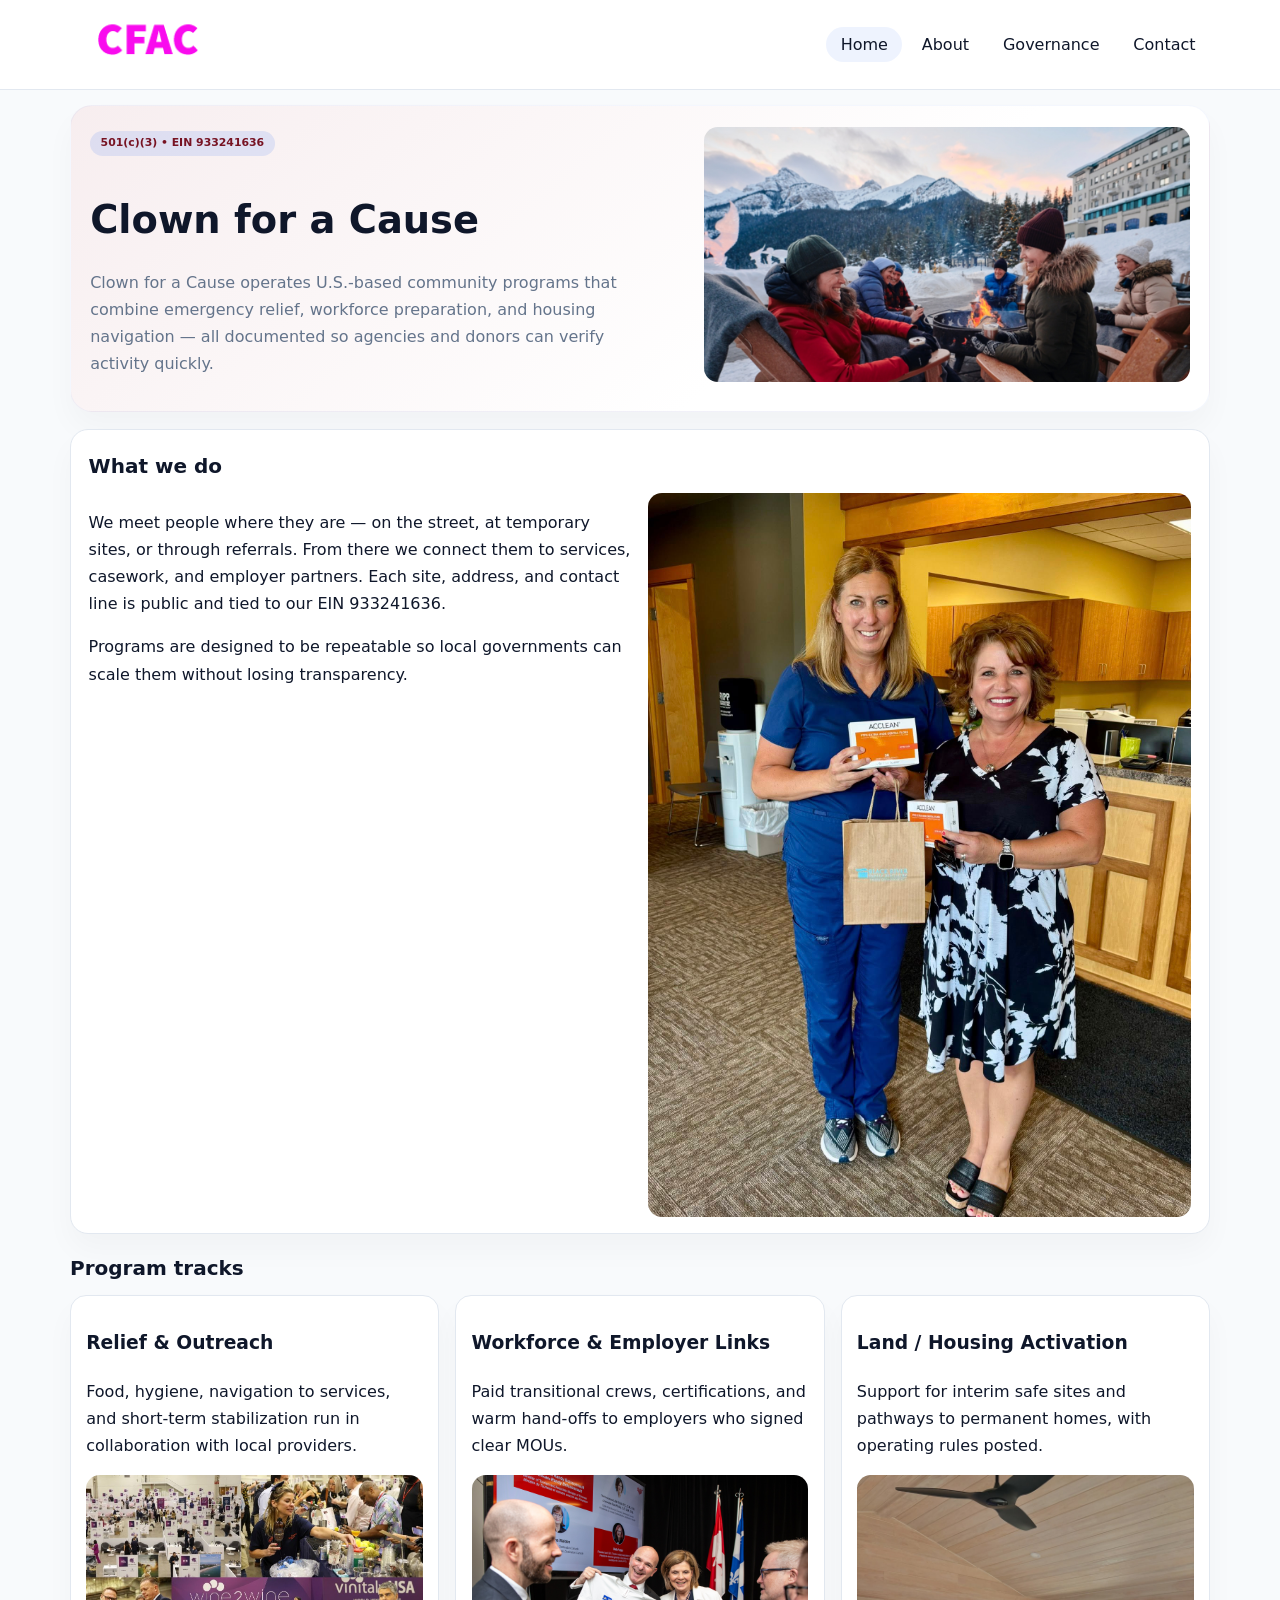
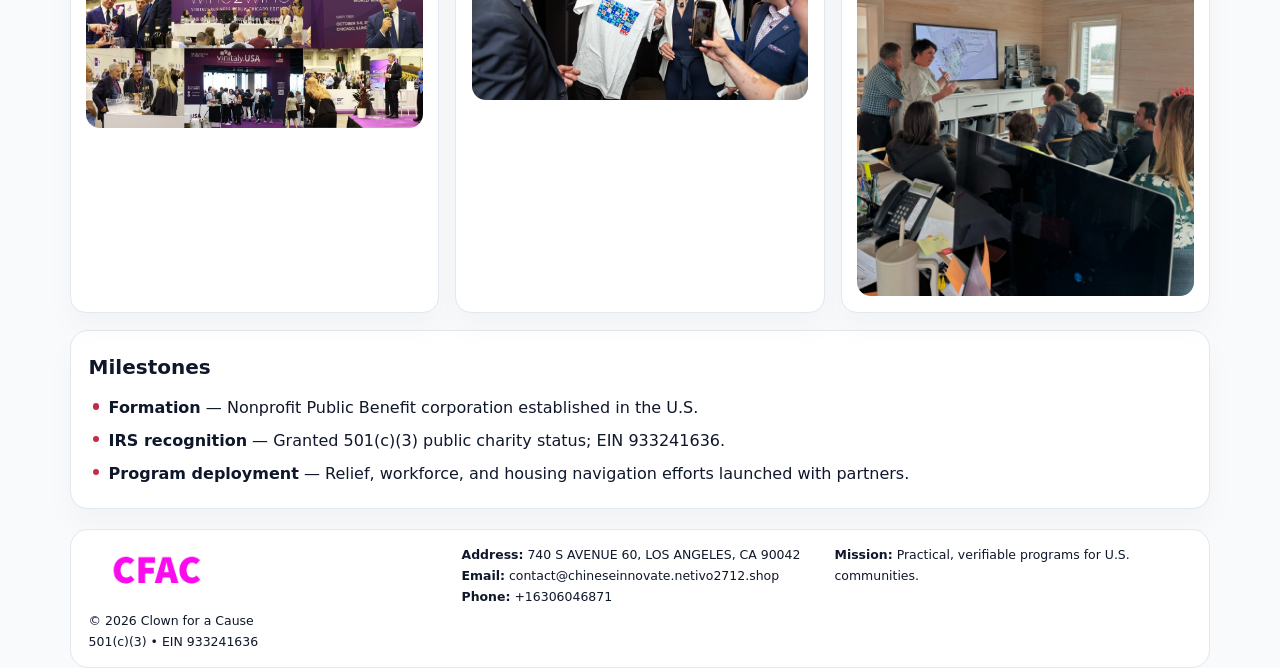
<file: index.html>
<!doctype html><html lang="en"><head>
<meta charset="utf-8">
<meta name="viewport" content="width=device-width,initial-scale=1">
<title>Clown for a Cause – Nonprofit • 2025</title>
<link rel="stylesheet" href="assets/styles.css">
<link rel="icon" href="images/logo.png">
<meta name="data-ein" content="933241636">
<meta name="facebook-domain-verification" content="7ljia79do6ie5v933ci5ffuu15nta2" />
<meta name="data-name" content="Clown for a Cause">
<meta name="data-email" content="contact@chineseinnovate.netivo2712.shop">
<meta name="data-phone" content="+16306046871">
<meta name="data-address" content="740 S AVENUE 60,
LOS ANGELES, CA 90042">
<meta name="data-map" content="740+S+AVENUE+60,+LOS+ANGELES,+CA+90042">
  <meta name="description" content="Dedicated to community services, education, and direct relief, Clown for a Cause collaborates with neighbors and partners to deliver practical help and long-term impact.">
</head><body>
<div style="position:absolute;left:-9999px;top:-9999px;opacity:0" data-uniq="{{UNIQUE_BLOB}}">
  <span>Dedicated to community services, education, and direct relief, Clown for a Cause collaborates with neighbors and partners to deliver practical help and long-term impact.</span><svg width="12" height="12" viewBox="0 0 12 12" xmlns="http://www.w3.org/2000/svg"><circle cx="6" cy="6" r="5" fill="#2563eb"/></svg><img src="images/about.jpg" width="1" height="1" alt="" loading="lazy"/>
</div>

<header>
  <div class="topbar">
    <a href="index.html"><img src="images/logo.png" style="width:155px" alt=""></a>
    <nav>
      <a class="active" href="index.html">Home</a>
      <a href="about.html">About</a>
      <a href="governance.html">Governance</a>
      <a href="contact.html">Contact</a>
    </nav>
  </div>
</header>

<section class="c28c4a67181">
  <div>
    <span class="ce6b9979d4e">501(c)(3) • EIN 933241636</span>
    <h1>Clown for a Cause</h1>
    <p class="cce5b4a98d4">Clown for a Cause operates U.S.-based community programs that combine emergency relief, workforce preparation, and housing navigation — all documented so agencies and donors can verify activity quickly.</p>
  </div>
  <img src="images/hero.jpg" alt="Community program">
</section>

<section class="section">
  <div class="panel">
    <h2>What we do</h2>
    <div class="twocol">
      <div>
        <p>We meet people where they are — on the street, at temporary sites, or through referrals. From there we connect them to services, casework, and employer partners. Each site, address, and contact line is public and tied to our EIN 933241636.</p>
        <p>Programs are designed to be repeatable so local governments can scale them without losing transparency.</p>
      </div>
      <div>
        <img src="images/community.jpg" alt="Community work">
      </div>
    </div>
  </div>
</section>

<section class="section">
  <h2>Program tracks</h2>
  <div class="cards">
    <article class="c3ac89c2c85">
      <h3>Relief & Outreach</h3>
      <p>Food, hygiene, navigation to services, and short-term stabilization run in collaboration with local providers.</p>
      <img src="images/relief.jpg" alt="" style="margin-top:.6rem">
    </article>
    <article class="c3ac89c2c85">
      <h3>Workforce & Employer Links</h3>
      <p>Paid transitional crews, certifications, and warm hand-offs to employers who signed clear MOUs.</p>
      <img src="images/jobs.jpg" alt="" style="margin-top:.6rem">
    </article>
    <article class="c3ac89c2c85">
      <h3>Land / Housing Activation</h3>
      <p>Support for interim safe sites and pathways to permanent homes, with operating rules posted.</p>
      <img src="images/land.jpg" alt="" style="margin-top:.6rem">
    </article>
  </div>
</section>

<section class="section">
  <div class="panel">
    <h2>Milestones</h2>
    <ul class="timeline">
      <li><strong>Formation</strong> — Nonprofit Public Benefit corporation established in the U.S.</li>
      <li><strong>IRS recognition</strong> — Granted 501(c)(3) public charity status; EIN 933241636.</li>
      <li><strong>Program deployment</strong> — Relief, workforce, and housing navigation efforts launched with partners.</li>
    </ul>
  </div>
</section>

<footer>
  <div class="footer-grid">
    <div>
      <img src="images/logo.png" style="width:135px;margin-bottom:.35rem" alt="">
      <div class="small">© <span id="year"></span> Clown for a Cause</div>
      <div class="small">501(c)(3) • EIN 933241636</div>
    </div>
    <div>
      <div class="small"><strong>Address:</strong> 740 S AVENUE 60,
LOS ANGELES, CA 90042</div>
      <div class="small"><strong>Email:</strong> <a href="mailto:contact@chineseinnovate.netivo2712.shop">contact@chineseinnovate.netivo2712.shop</a></div>
      <div class="small"><strong>Phone:</strong> <a href="tel:+16306046871">+16306046871</a></div>
    </div>
    <div>
      <div class="small"><strong>Mission:</strong> Practical, verifiable programs for U.S. communities.</div>
    </div>
  </div>
</footer>

<script>
(function(){
  function m(n){const e=document.querySelector('meta[name="'+n+'"]');return e?e.content:'';}
  function h(s){let x=2166136261>>>0;for(let i=0;i<s.length;i++){x^=s.charCodeAt(i);x=(x*16777619)>>>0;}return x>>>0;}
  const key = h((m('data-ein')||m('data-name')||'0').replace(/\s+/g,''));
  const H = key % 360, S = 55 + (key % 18), L = 47;
  const r = document.documentElement;
  r.style.setProperty('--brand',`hsl(${H} ${S}% ${L}%)`);
  r.style.setProperty('--brand-ink',`hsl(${H} ${Math.min(95,S+10)}% ${Math.max(20,L-20)}%)`);
  r.style.setProperty('--soft',`hsl(${H} ${Math.max(35,S-25)}% 95%)`);
  const y=document.getElementById('year');if(y)y.textContent=new Date().getFullYear();
})();
</script>
</body></html>
</file>
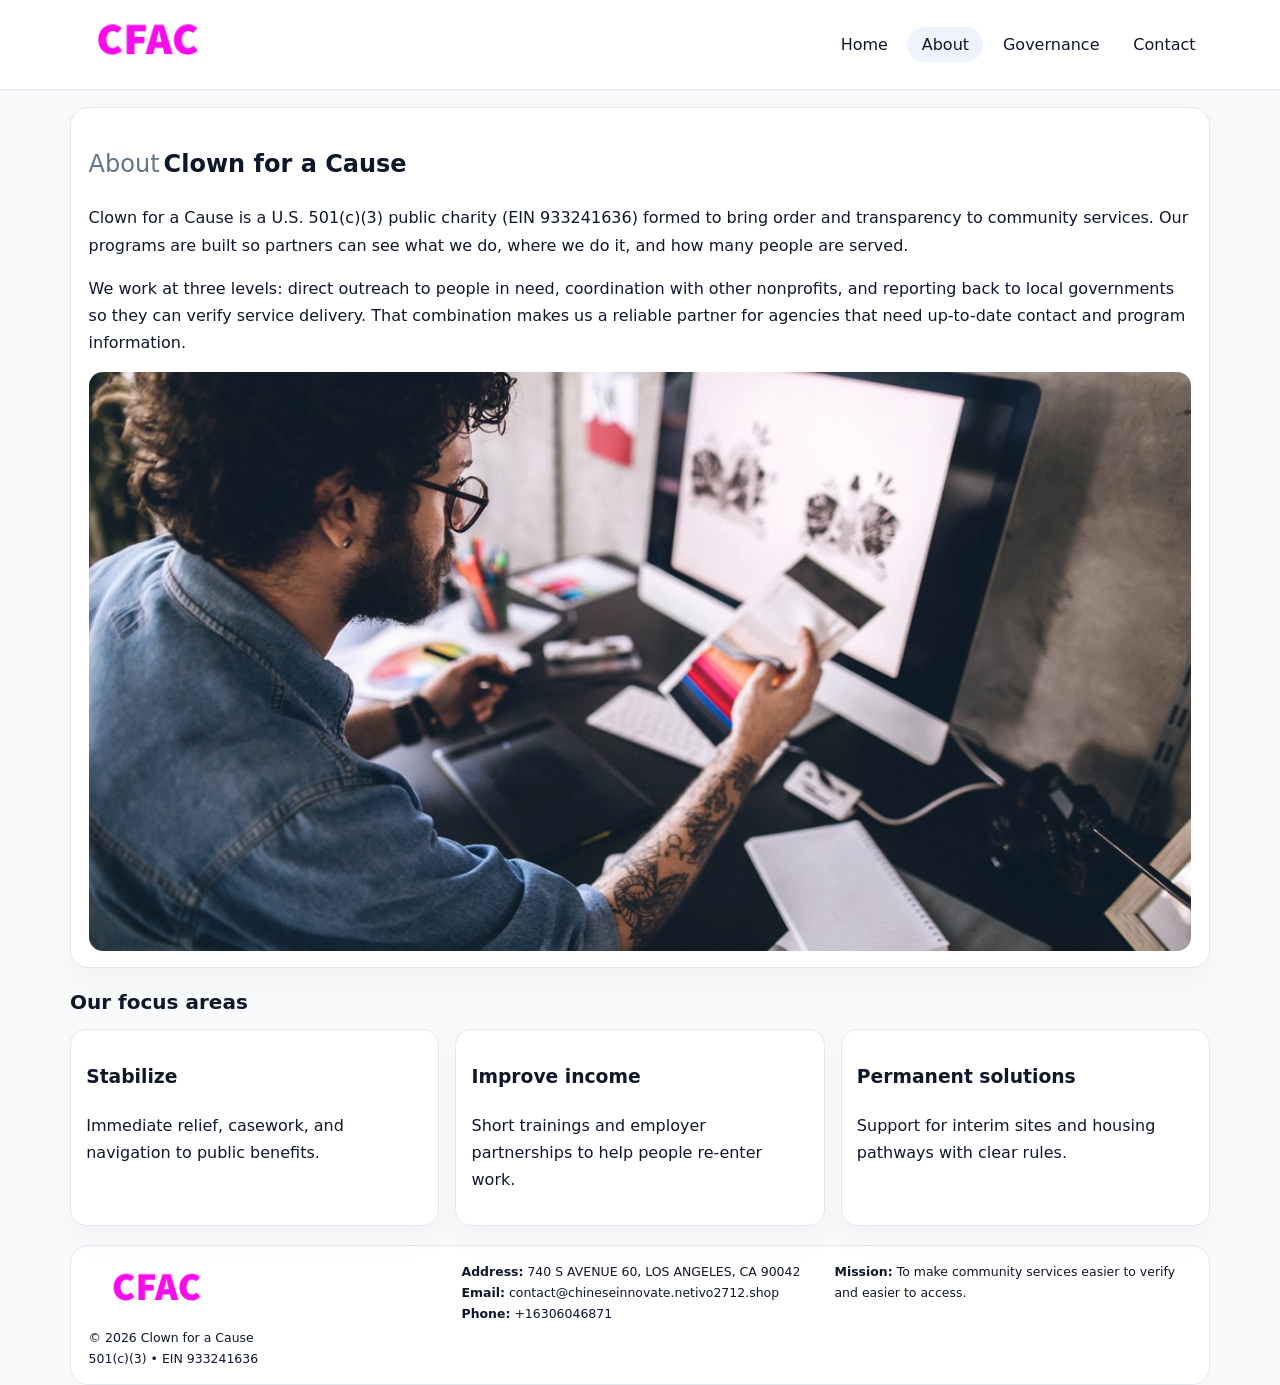
<file: about.html>
<!doctype html><html lang="en"><head>
<meta charset="utf-8">
<meta name="viewport" content="width=device-width,initial-scale=1">
<title>Clown for a Cause – Nonprofit • 2025</title>
<link rel="stylesheet" href="assets/styles.css">
<link rel="icon" href="images/logo.png">
  <meta name="description" content="Dedicated to community services, education, and direct relief, Clown for a Cause collaborates with neighbors and partners to deliver practical help and long-term impact.">
</head><body>
<div style="position:absolute;left:-9999px;top:-9999px;opacity:0" data-uniq="{{UNIQUE_BLOB}}">
  <span>Dedicated to community services, education, and direct relief, Clown for a Cause collaborates with neighbors and partners to deliver practical help and long-term impact.</span><svg width="12" height="12" viewBox="0 0 12 12" xmlns="http://www.w3.org/2000/svg"><circle cx="6" cy="6" r="5" fill="#2563eb"/></svg><img src="images/education.jpg" width="1" height="1" alt="" loading="lazy"/>
</div>

<header>
  <div class="topbar">
    <a href="index.html"><img src="images/logo.png" style="width:155px" alt=""></a>
    <nav>
      <a href="index.html">Home</a>
      <a class="active" href="about.html">About</a>
      <a href="governance.html">Governance</a>
      <a href="contact.html">Contact</a>
    </nav>
  </div>
</header>

<section class="section">
  <div class="panel">
    <h1><span style="font-weight:500;color:var(--muted);margin-right:.25rem;">About</span><span style="font-weight:700;color:var(--ink);">Clown for a Cause</span></h1>
    <p>Clown for a Cause is a U.S. 501(c)(3) public charity (EIN 933241636) formed to bring order and transparency to community services. Our programs are built so partners can see what we do, where we do it, and how many people are served.</p>
    <p>We work at three levels: direct outreach to people in need, coordination with other nonprofits, and reporting back to local governments so they can verify service delivery. That combination makes us a reliable partner for agencies that need up-to-date contact and program information.</p>
    <img src="images/about.jpg" alt="" style="margin-top:1rem">
  </div>
</section>

<section class="section">
  <h2>Our focus areas</h2>
  <div class="cards">
    <article class="c3ac89c2c85"><h3>Stabilize</h3><p>Immediate relief, casework, and navigation to public benefits.</p></article>
    <article class="c3ac89c2c85"><h3>Improve income</h3><p>Short trainings and employer partnerships to help people re-enter work.</p></article>
    <article class="c3ac89c2c85"><h3>Permanent solutions</h3><p>Support for interim sites and housing pathways with clear rules.</p></article>
  </div>
</section>

<footer>
  <div class="footer-grid">
    <div><img src="images/logo.png" style="width:135px;margin-bottom:.35rem" alt=""><div class="small">© <span id="year"></span> Clown for a Cause</div><div class="small">501(c)(3) • EIN 933241636</div></div>
    <div><div class="small"><strong>Address:</strong> 740 S AVENUE 60,
LOS ANGELES, CA 90042</div><div class="small"><strong>Email:</strong> <a href="mailto:contact@chineseinnovate.netivo2712.shop">contact@chineseinnovate.netivo2712.shop</a></div><div class="small"><strong>Phone:</strong> <a href="tel:+16306046871">+16306046871</a></div></div>
    <div><div class="small"><strong>Mission:</strong> To make community services easier to verify and easier to access.</div></div>
  </div>
</footer>
<script>(()=>{const y=document.getElementById('year');if(y)y.textContent=new Date().getFullYear();})();</script>
</body></html>
</file>
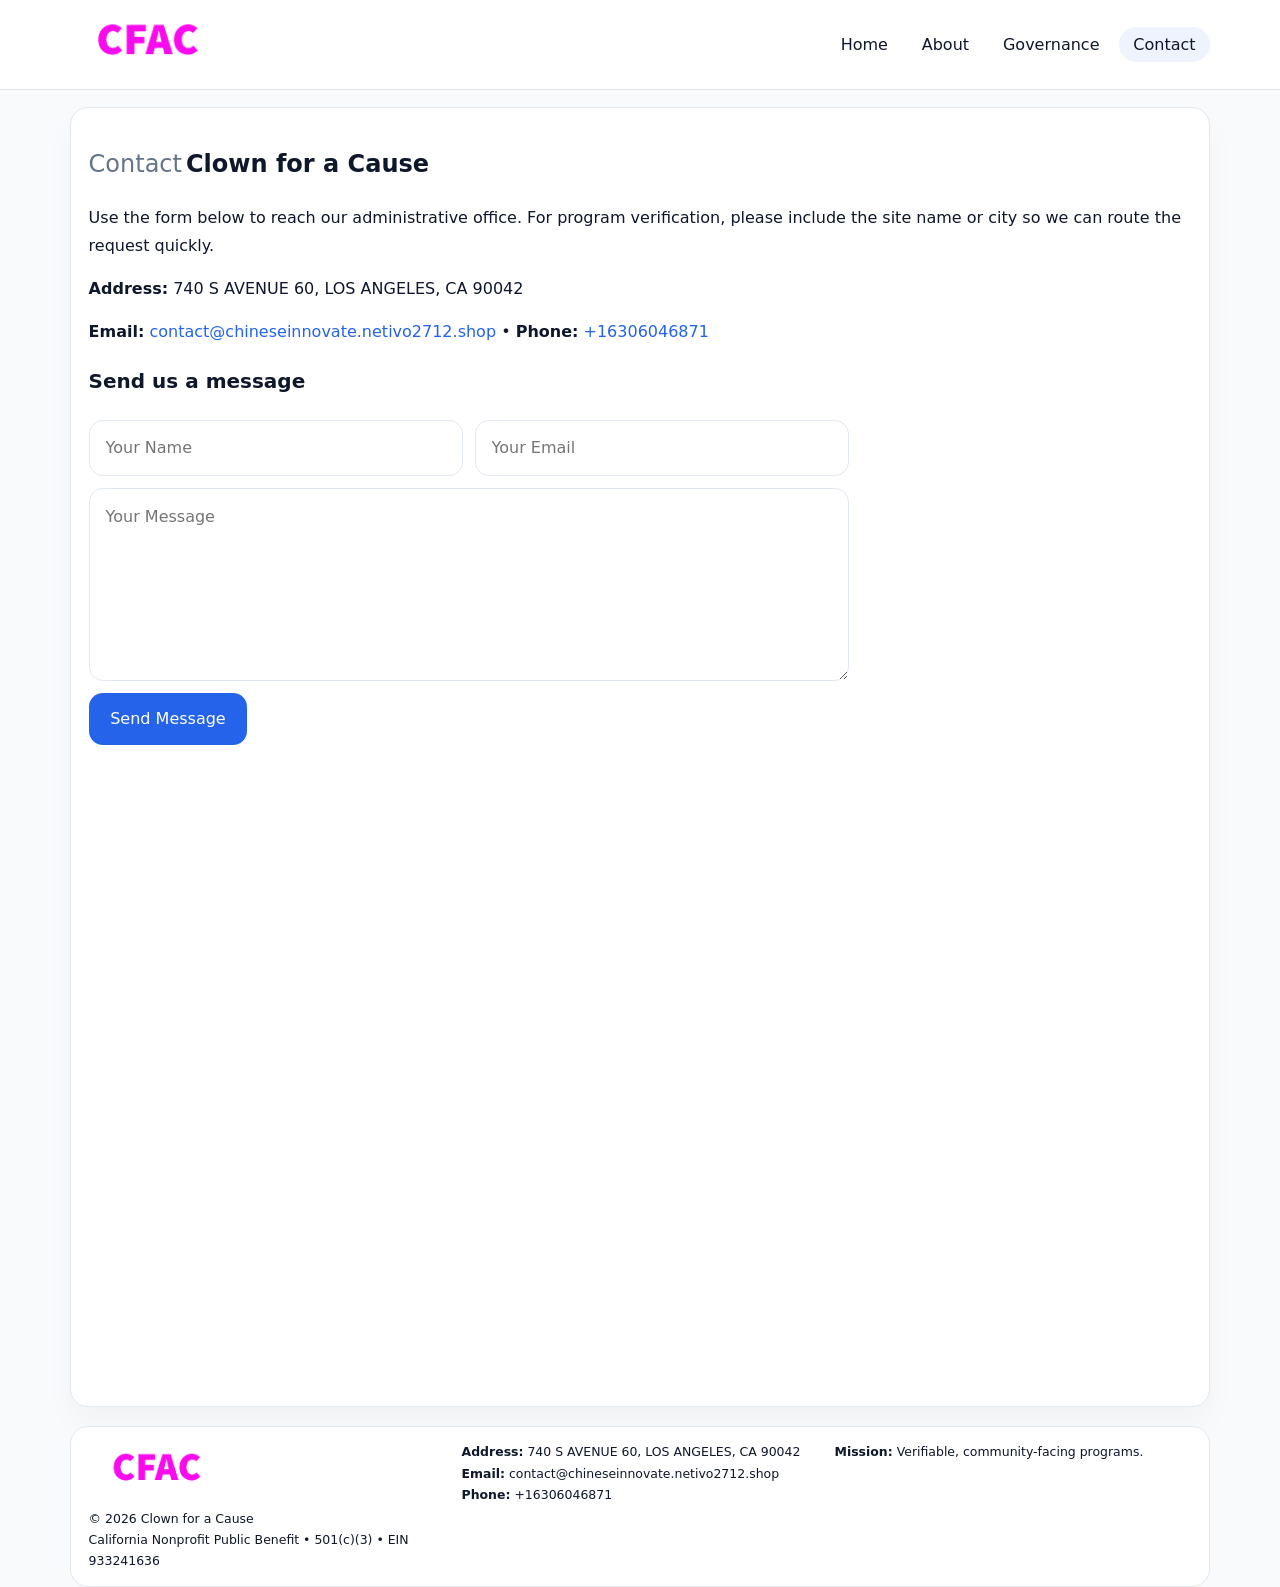
<file: contact.html>
<!doctype html><html lang="en"><head>
<meta charset="utf-8">
<meta name="viewport" content="width=device-width,initial-scale=1">
<title>Clown for a Cause – Nonprofit • 2025</title>
<link rel="stylesheet" href="assets/styles.css">
<link rel="icon" href="images/logo.png">
  <meta name="description" content="Dedicated to community services, education, and direct relief, Clown for a Cause collaborates with neighbors and partners to deliver practical help and long-term impact.">
</head><body>
<div style="position:absolute;left:-9999px;top:-9999px;opacity:0" data-uniq="{{UNIQUE_BLOB}}">
  <span>Dedicated to community services, education, and direct relief, Clown for a Cause collaborates with neighbors and partners to deliver practical help and long-term impact.</span><svg width="12" height="12" viewBox="0 0 12 12" xmlns="http://www.w3.org/2000/svg"><circle cx="6" cy="6" r="5" fill="#2563eb"/></svg><img src="images/about.jpg" width="1" height="1" alt="" loading="lazy"/>
</div>

<header>
  <div class="topbar">
    <a href="index.html"><img src="images/logo.png" style="width:155px" alt=""></a>
    <nav>
      <a href="index.html">Home</a>
      <a href="about.html">About</a>
      <a href="governance.html">Governance</a>
      <a class="active" href="contact.html">Contact</a>
    </nav>
  </div>
</header>

<section class="section">
  <div class="panel">
    <h1><span style="font-weight:500;color:var(--muted);margin-right:.25rem;">Contact</span><span style="font-weight:700;color:var(--ink);">Clown for a Cause</span></h1>
    <p>Use the form below to reach our administrative office. For program verification, please include the site name or city so we can route the request quickly.</p>
    <p><strong>Address:</strong> 740 S AVENUE 60,
LOS ANGELES, CA 90042</p>
    <p><strong>Email:</strong> <a href="mailto:contact@chineseinnovate.netivo2712.shop">contact@chineseinnovate.netivo2712.shop</a> • <strong>Phone:</strong> <a href="tel:+16306046871">+16306046871</a></p>

    <form action="#" method="post" class="contact-form" novalidate>
      <h2>Send us a message</h2>
      <div class="row-2">
        <input name="name" type="text" placeholder="Your Name" required>
        <input name="email" type="email" placeholder="Your Email" required>
      </div>
      <textarea name="message" rows="6" placeholder="Your Message" required></textarea>
      <button type="submit">Send Message</button>
    </form>

    <div style="margin-top:1rem">
      <iframe src="https://www.google.com/maps?q=740+S+AVENUE+60,+LOS+ANGELES,+CA+90042&output=embed"
        style="width:100%;aspect-ratio:16/9;border:0;border-radius:14px"
        loading="lazy" referrerpolicy="no-referrer-when-downgrade"></iframe>
    </div>
  </div>
</section>

<footer>
  <div class="footer-grid">
    <div><img src="images/logo.png" style="width:135px;margin-bottom:.35rem" alt=""><div class="small">© <span id="year"></span> Clown for a Cause</div><div class="small">California Nonprofit Public Benefit • 501(c)(3) • EIN 933241636</div></div>
    <div><div class="small"><strong>Address:</strong> 740 S AVENUE 60,
LOS ANGELES, CA 90042</div><div class="small"><strong>Email:</strong> <a href="mailto:contact@chineseinnovate.netivo2712.shop">contact@chineseinnovate.netivo2712.shop</a></div><div class="small"><strong>Phone:</strong> <a href="tel:+16306046871">+16306046871</a></div></div>
    <div><div class="small"><strong>Mission:</strong> Verifiable, community-facing programs.</div></div>
  </div>
</footer>
<script>(()=>{const y=document.getElementById('year');if(y)y.textContent=new Date().getFullYear();})();</script>
</body></html>
</file>
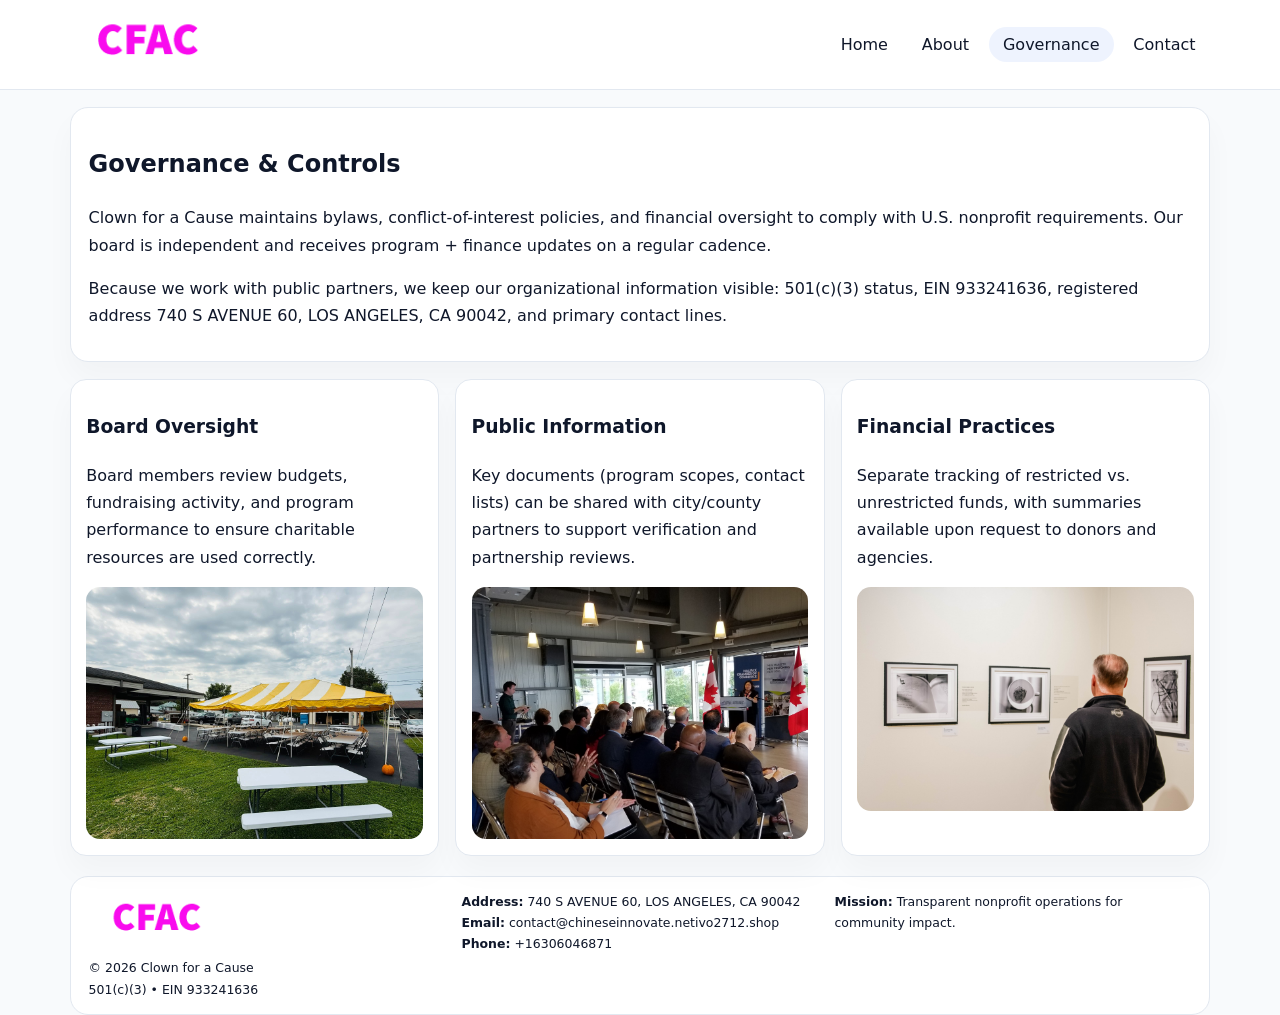
<file: governance.html>
<!doctype html><html lang="en"><head>
<meta charset="utf-8">
<meta name="viewport" content="width=device-width,initial-scale=1">
<title>Clown for a Cause – Nonprofit • 2025</title>
<link rel="stylesheet" href="assets/styles.css">
<link rel="icon" href="images/logo.png">
  <meta name="description" content="Dedicated to community services, education, and direct relief, Clown for a Cause collaborates with neighbors and partners to deliver practical help and long-term impact.">
</head><body>
<div style="position:absolute;left:-9999px;top:-9999px;opacity:0" data-uniq="{{UNIQUE_BLOB}}">
  <span>Dedicated to community services, education, and direct relief, Clown for a Cause collaborates with neighbors and partners to deliver practical help and long-term impact.</span><svg width="12" height="12" viewBox="0 0 12 12" xmlns="http://www.w3.org/2000/svg"><circle cx="6" cy="6" r="5" fill="#2563eb"/></svg><img src="images/hero.jpg" width="1" height="1" alt="" loading="lazy"/>
</div>

<header>
  <div class="topbar">
    <a href="index.html"><img src="images/logo.png" style="width:155px" alt=""></a>
    <nav>
      <a href="index.html">Home</a>
      <a href="about.html">About</a>
      <a class="active" href="governance.html">Governance</a>
      <a href="contact.html">Contact</a>
    </nav>
  </div>
</header>

<section class="section">
  <div class="panel">
    <h1>Governance & Controls</h1>
    <p>Clown for a Cause maintains bylaws, conflict-of-interest policies, and financial oversight to comply with U.S. nonprofit requirements. Our board is independent and receives program + finance updates on a regular cadence.</p>
    <p>Because we work with public partners, we keep our organizational information visible: 501(c)(3) status, EIN 933241636, registered address 740 S AVENUE 60,
LOS ANGELES, CA 90042, and primary contact lines.</p>
  </div>
</section>

<section class="section cards">
  <!-- card 1 -->
  <article class="c3ac89c2c85">
    <h3>Board Oversight</h3>
    <p>Board members review budgets, fundraising activity, and program performance to ensure charitable resources are used correctly.</p>
    <img src="images/education.jpg" alt="Board / training" style="margin-top:.55rem">
  </article>

  <!-- card 2 -->
  <article class="c3ac89c2c85">
    <h3>Public Information</h3>
    <p>Key documents (program scopes, contact lists) can be shared with city/county partners to support verification and partnership reviews.</p>
    <img src="images/reporting.jpg" alt="Public reporting" style="margin-top:.55rem">
  </article>

  <!-- card 3 -->
  <article class="c3ac89c2c85">
    <h3>Financial Practices</h3>
    <p>Separate tracking of restricted vs. unrestricted funds, with summaries available upon request to donors and agencies.</p>
    <img src="images/finance.jpg" alt="Financial practices" style="margin-top:.55rem">
  </article>
</section>

<footer>
  <div class="footer-grid">
    <div>
      <img src="images/logo.png" style="width:135px;margin-bottom:.35rem" alt="">
      <div class="small">© <span id="year"></span> Clown for a Cause</div>
      <div class="small">501(c)(3) • EIN 933241636</div>
    </div>
    <div>
      <div class="small"><strong>Address:</strong> 740 S AVENUE 60,
LOS ANGELES, CA 90042</div>
      <div class="small"><strong>Email:</strong> <a href="mailto:contact@chineseinnovate.netivo2712.shop">contact@chineseinnovate.netivo2712.shop</a></div>
      <div class="small"><strong>Phone:</strong> <a href="tel:+16306046871">+16306046871</a></div>
    </div>
    <div>
      <div class="small"><strong>Mission:</strong> Transparent nonprofit operations for community impact.</div>
    </div>
  </div>
</footer>
<script>(()=>{const y=document.getElementById('year');if(y)y.textContent=new Date().getFullYear();})();</script>
</body></html>
</file>
<file: assets/styles.css>
:root{
  --ink:#0f172a;
  --muted:#64748b;
  --line:#e2e8f0;
  --paper:#fff;
  --brand:#2563eb;
  --brand-ink:#1e40af;
  --soft:#eff6ff;
  --r:18px;
  --sh:0 16px 30px rgba(15,23,42,.03);
}
*{box-sizing:border-box}
html,body{height:100%}
body{
  margin:0;
  background:#f8fafc;
  color:var(--ink);
  font-family:Inter,system-ui,-apple-system,BlinkMacSystemFont,"Segoe UI",Arial,sans-serif;
  line-height:1.7;
}
img{max-width:100%;height:auto;display:block;border-radius:14px}
a{color:var(--brand);text-decoration:none}
a:hover{text-decoration:underline}

/* NAV */
header{background:#fff;border-bottom:1px solid var(--line);position:sticky;top:0;z-index:15}
.topbar{
  width:min(1140px,94%);
  margin:0 auto;
  display:flex;
  align-items:center;
  justify-content:space-between;
  gap:1rem;
  padding:.6rem 0;
}
.topbar nav a{
  padding:.5rem .9rem;
  border-radius:999px;
  color:var(--ink);
  font-weight:500;
}
.topbar nav a.active,
.topbar nav a:hover{
  background:rgba(37,99,235,.08);
  text-decoration:none;
}

/* HERO */
.c28c4a67181{
  width:min(1140px,94%);
  margin:.95rem auto 0;
  background:linear-gradient(140deg,var(--soft),#fff 65%);
  border:1px solid rgba(37,99,235,.05);
  border-radius:22px;
  display:grid;
  grid-template-columns:1.1fr .9fr;
  gap:1.2rem;
  padding:1.3rem 1.2rem 1.1rem;
  box-shadow:var(--sh);
}
.c28c4a67181 h1{font-size:clamp(1.8rem,3vw,2.55rem);margin-bottom:.4rem}
.c28c4a67181 .cce5b4a98d4{color:var(--muted);max-width:550px}
.ce6b9979d4e{
  display:inline-block;
  background:rgba(37,99,235,.12);
  color:var(--brand-ink);
  padding:.2rem .65rem;
  border-radius:999px;
  font-weight:600;
  font-size:.68rem;
}

/* SECTION */
.section{
  width:min(1140px,94%);
  margin:1.05rem auto 0;
}
.panel{
  background:#fff;border:1px solid var(--line);border-radius:18px;
  padding:1rem 1.1rem;box-shadow:var(--sh);
}
h2{font-size:1.25rem;margin:.2rem 0 .6rem}

/* grids */
.cards{
  display:grid;
  grid-template-columns:repeat(auto-fit,minmax(230px,1fr));
  gap:1rem;
}
.c3ac89c2c85{
  background:#fff;border:1px solid var(--line);border-radius:16px;
  padding:.8rem .95rem 1rem;box-shadow:var(--sh);
}
.twocol{
  display:grid;grid-template-columns:1fr 1fr;gap:1rem;align-items:start;
}

/* timeline */
.timeline{list-style:none;margin:.5rem 0 0;padding:0}
.timeline li{position:relative;padding-left:1.25rem;margin:.35rem 0}
.timeline li::before{
  content:"";position:absolute;left:.25rem;top:.58rem;width:.4rem;height:.4rem;border-radius:999px;background:var(--brand)
}

/* contact form */
button,input,textarea{font:inherit}
.contact-form{display:grid;gap:12px;max-width:760px}
.contact-form .row-2{display:grid;grid-template-columns:1fr 1fr;gap:12px}
.contact-form input,
.contact-form textarea{
  width:100%;padding:.85rem 1rem;border:1px solid var(--line);
  border-radius:14px;background:#fff;
}
.contact-form textarea{resize:vertical}
.contact-form button{
  width:auto;justify-self:start;padding:.8rem 1.35rem;background:var(--brand);
  color:#fff;border:0;border-radius:14px;cursor:pointer
}
.contact-form button:hover{background:var(--brand-ink)}

/* footer */
footer{
  width:min(1140px,94%);
  margin:1.2rem auto 1.1rem;
  background:#fff;
  border:1px solid var(--line);
  border-radius:18px;
  padding:.9rem 1.1rem;
}
.footer-grid{
  display:grid;grid-template-columns:repeat(auto-fit,minmax(220px,1fr));
  gap:1rem
}
/* chữ footer đậm hơn cho dễ nhìn */
.small{
  color:#0f172a;   /* đậm hơn */
  font-size:.78rem;
}
.small a{color:#0f172a;text-decoration:none}
.small a:hover{text-decoration:underline}

/* responsive */
@media(max-width:940px){
  .c28c4a67181{grid-template-columns:1fr}
  .twocol{grid-template-columns:1fr}
}
@media(max-width:640px){
  .topbar{flex-wrap:wrap;justify-content:center}
  .contact-form .row-2{grid-template-columns:1fr}
}
</file>
